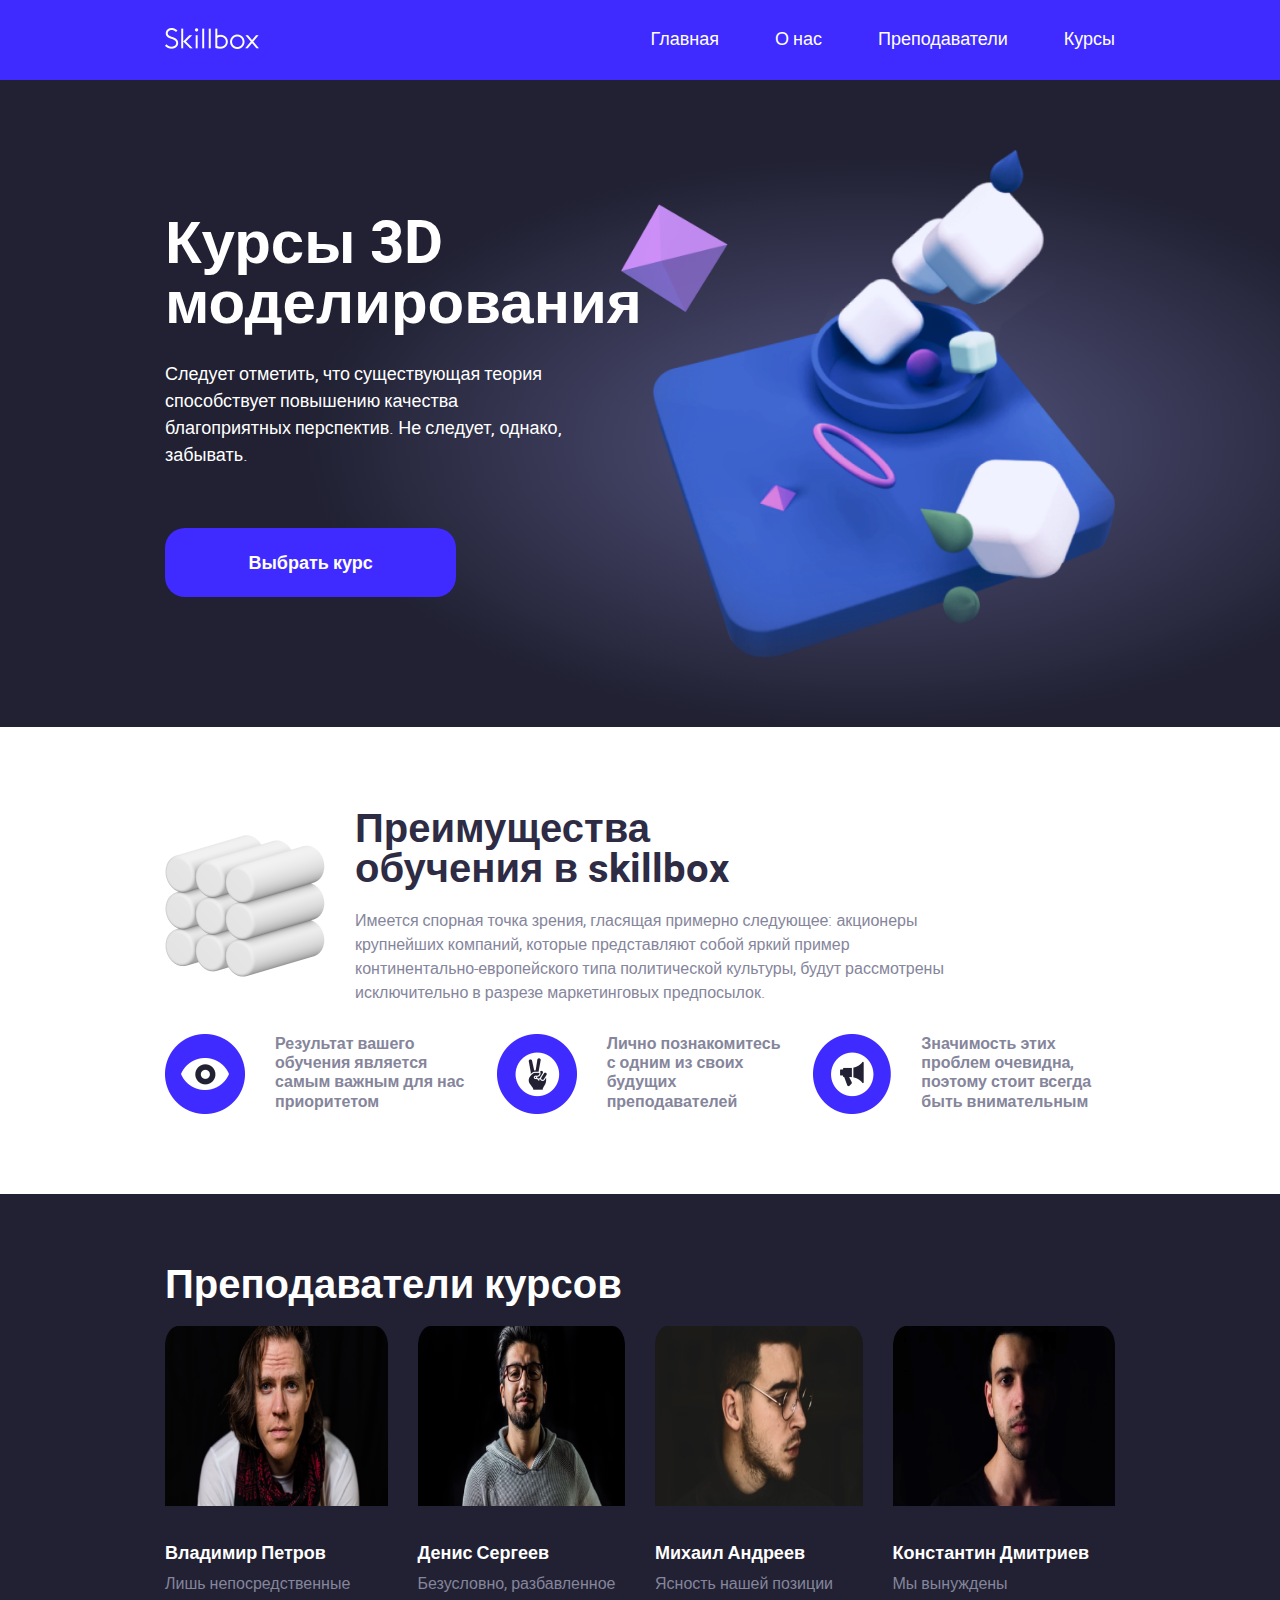
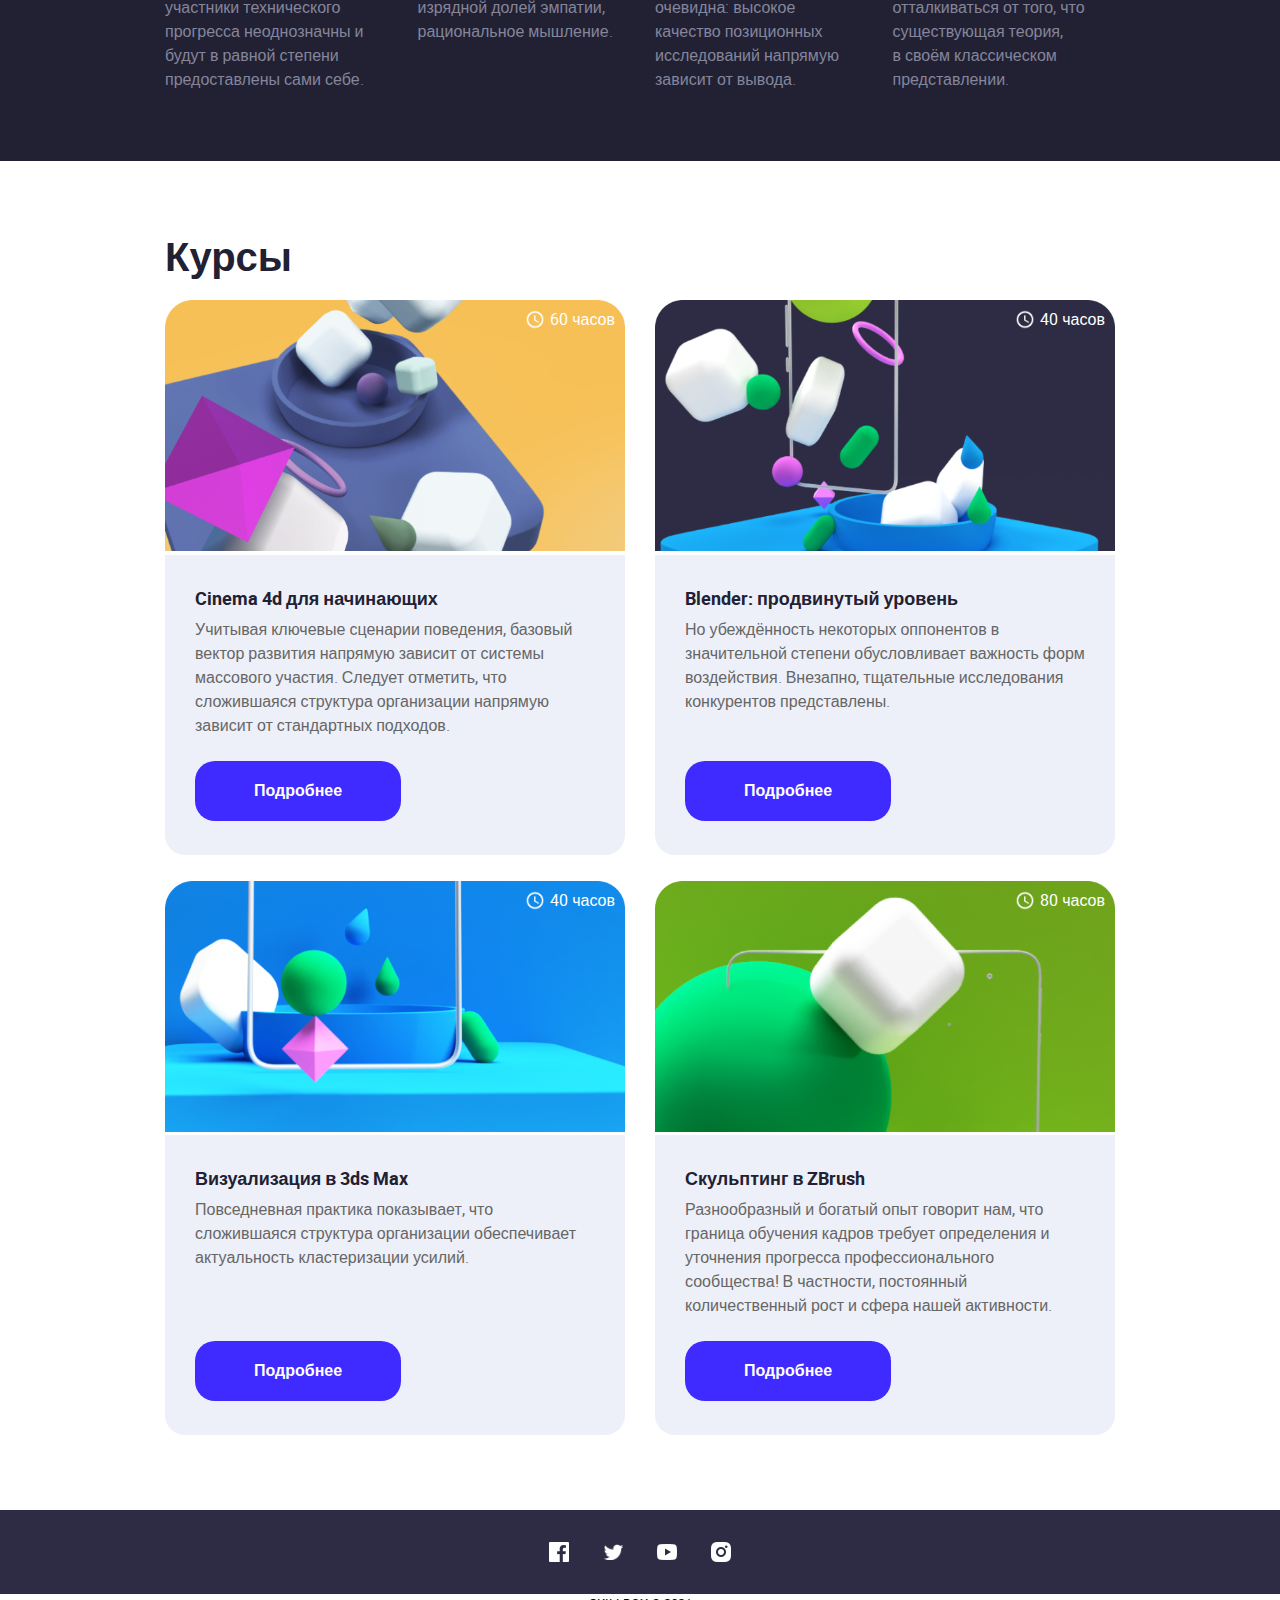
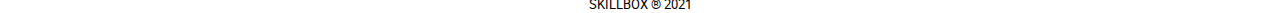
<file: test-bootstrap/grid/index.html>
<!DOCTYPE html>
<html lang="ru">

<head>
  <meta charset="UTF-8">
  <meta http-equiv="X-UA-Compatible" content="IE=edge">
  <meta name="viewport" content="width=device-width, initial-scale=1.0">
  <link rel="stylesheet" href="./css/normalize.css">
  <link rel="stylesheet" href="./css/bootstrap-4/css/bootstrap-grid.min.css">
  <link rel="stylesheet" href="./css/style.css">
  <link rel="stylesheet" href="./css/media.css">
  <title>Document</title>
</head>

<body>
  <header class="header" id="header">
    <div class=" header__container flex">

      <a class="header__logo" href="*">
      </a>
      <nav class="header__nav">
        <ul class="header__list flex list-reset">
          <li class="header__list_item">
            <a href="*" class="header__link">
              Главная
            </a>
          </li>

          <li class="header__list_item">
            <a rhref="*" class="header__link">
              О нас
            </a>
          </li>

          <li class="header__list_item">
            <a href="*" class="header__link">
              Преподаватели
            </a>
          </li>

          <li class="header__list_item">
            <a href="*" class="header__link">
              Курсы
            </a>
          </li>
        </ul>
      </nav>
      <div class="header__burger ">

        <span class="burger__line"></span>
        <span class="burger__line"></span>
        <span class="burger__line"></span>
      </div>
    </div>
  </header>
  <div class=" site__container">

    <section class="first">
      <div class=" first__container">
        <div class="first__left">
          <h3 class="first__title">
            Курсы 3D моделирования
          </h3>
          <p class="first__text">
            Следует отметить, что&nbsp;существующая теория способствует повышению качества благоприятных перспектив. Не
            следует, однако, забывать.
          </p>
          <button class="first__btn btn btn-reset">
            Выбрать курс
          </button>
        </div>
      </div>
    </section>

    <section class="second">
      <div class="container second__container">
        <div class="second__top">

          <h2 class="second__title">
            Преимущества <br> обучения в skillbox
          </h2>
          <p class="second__text">
            Имеется спорная точка зрения, гласящая примерно следующее: акционеры крупнейших компаний, которые
            представляют собой яркий пример континентально-европейского типа политической культуры, будут рассмотрены
            исключительно в разрезе маркетинговых предпосылок.
          </p>
        </div>
        <div class="row">
          <div class=" col-12 col-lg-4 col-md-4 col-sm-4 col-xl-4 flex scnd__row_left">
            <img class="scnd__row_pic" src="./img/second/eye-circle.png" alt="*">
            <p class="second__col_text">
              Результат вашего обучения является самым важным для нас приоритетом
            </p>
          </div>
          <div class=" col-12 col-lg-4 col-md-4 col-sm-4 col-xl-4 flex scnd__row_center">
            <img class="scnd__row_pic" src="./img/second/fingers.png" alt="*">
            <p class="second__col_text">
              Лично познакомитесь с одним из своих будущих преподавателей
            </p>
          </div>
          <div class=" col-12 col-lg-4 col-md-4 col-sm-4 col-xl-4 flex scnd__row_right">
            <img class="scnd__row_pic" src="./img/second/eye-circle-2.png" alt="*">
            <p class="second__col_text">
              Значимость этих проблем очевидна, поэтому стоит всегда быть внимательным
            </p>
          </div>
        </div>
      </div>
    </section>
    <section class="third">
      <div class="third__container">
        <h2 class="third__title">
          Преподаватели курсов
        </h2>
        <div class="row">
          <div class=" card col-12 col-6 col-lg-6 col-md-6 col-sm-6 col-xl-3 third__col third__card_first">
            <div class="third__card_img">
              <picture>
                <source media="(min-width: 5000px)" alt="img_1" srcset="./img/third/Rectangle-1-1440.png">
                <source media="(min-width: 1440px)" alt="img_1" srcset="./img/third/Rectangle-1-1440.png">
                <source media="(min-width: 768px)" alt="img_2" srcset="./img/third/Rectangle-1-768.png">
                <source media="(min-width: 576px)" alt="img_3" srcset="./img/third/Rectangle-1-576.png">
                <source media="(max-width: 320px)" alt="img_4" srcset="./img/third/Rectangle-1-320.png">
                <img src="./img/third/Rectangle-1-1440.png" alt="img" style="width:100%;" class="third__img">
              </picture>
            </div>
            <div class="card-body">
              <h3 class="third__col_title">
                Владимир Петров
              </h3>
              <p class="card-text third__col_text">Лишь непосредственные участники технического прогресса неоднозначны и
                будут в равной степени предоставлены сами себе.</p>
            </div>
          </div>
          <div class=" card col-12 col-6 col-lg-6 col-md-6 col-sm-6 col-xl-3 third__col third__card_second">
            <div class="third__card_img">
              <picture>
                <source media="(min-width: 5000px)" alt="img_1" srcset="./img/third/Rectangle-2-1440.png">
                <source media="(min-width: 1440px)" alt="img_1" srcset="./img/third/Rectangle-2-1440.png">
                <source media="(min-width: 768px)" alt="img_2" srcset="./img/third/Rectangle-2-768.png">
                <source media="(min-width: 576px)" alt="img_3" srcset="./img/third/Rectangle-2-576.png">
                <source media="(max-width: 320px)" alt="img_4" srcset="./img/third/Rectangle-2-320.png">
                <img src="./img/third/Rectangle-2-1440.png" alt="img" style="width:100%;" class="third__img">
              </picture>
            </div>
            <div class="card-body">
              <h3 class="third__col_title">
                Денис Сергеев
              </h3>
              <p class="card-text third__col_text">Безусловно, разбавленное изрядной долей эмпатии, рациональное
                мышление.</p>
            </div>
          </div>
          <div class=" card col-12 col-6 col-lg-6 col-md-6 col-sm-6 col-xl-3 third__col third__card_third">
            <div class="third__card_img">
              <picture>
                <source media="(min-width: 5000px)" alt="img_1" srcset="./img/third/Rectangle-3-1440.png">
                <source media="(min-width: 1440px)" alt="img_1" srcset="./img/third/Rectangle-3-1440.png">
                <source media="(min-width: 768px)" alt="img_2" srcset="./img/third/Rectangle-3-768.png">
                <source media="(min-width: 576px)" alt="img_3" srcset="./img/third/Rectangle-3-576.png">
                <source media="(max-width: 320px)" alt="img_4" srcset="./img/third/Rectangle-3-320.png">
                <img src="./img/third/Rectangle-3-1440.png" alt="img" style="width:100%;" class="third__img">
              </picture>
            </div>
            <div class="card-body">
              <h3 class="third__col_title">
                Михаил Андреев
              </h3>
              <p class="card-text third__col_text">Ясность нашей позиции очевидна: высокое качество позиционных
                исследований напрямую зависит от вывода.</p>
            </div>
          </div>
          <div class=" card col-12 col-6 col-lg-6 col-md-6 col-sm-6 col-xl-3 third__col third__card_last">
            <div class="third__card_img">
              <picture>
                <source media="(min-width: 5000px)" alt="img_1" srcset="./img/third/Rectangle-4-1440.png">
                <source media="(min-width: 1440px)" alt="img_2" srcset="./img/third/Rectangle-4-1440.png">
                <source media="(min-width: 768px)" alt="img_3" srcset="./img/third/Rectangle-4-768.png">
                <source media="(min-width: 576px)" alt="img_4" srcset="./img/third/Rectangle-4-576.png">
                <source media="(max-width: 320px)" alt="img_5" srcset="./img/third/Rectangle-4-320.png">
                <img src="./img/third/Rectangle-4-1440.png" alt="img" style="width:100%;" class="third__img">
              </picture>
            </div>
            <div class="card-body">
              <h3 class="third__col_title">
                Константин Дмитриев
              </h3>
              <p class="card-text third__col_text">Мы вынуждены отталкиваться от того, что существующая теория, в своём
                классическом представлении.</p>
            </div>
          </div>
        </div>
      </div>
    </section>
    <section class="fourth">
      <div class="fourth__container">
        <h2 class="fourth__title">
          Курсы
        </h2>
        <div class="row">
          <div class="card col-12 col-lg-6 col-md-6 col-sm-6 col-xl-6  top-card fourth__card_left">
            <div class="card-body">
              <div class="fourth__card_img">
                <picture>
                  <source media="(min-width: 5000px)" alt="img_1" srcset="./img/fourth/fourth-1-1440.png">
                  <source media="(min-width: 1440px)" alt="img_1" srcset="./img/fourth/fourth-1-1440.png">
                  <source media="(min-width: 768px)" alt="img_2" srcset="./img/fourth/fourth-1-768.png">
                  <source media="(min-width: 576px)" alt="img_3" srcset="./img/fourth/fourth-1-576.png">
                  <source media="(max-width: 320px)" alt="img_4" srcset="./img/fourth/fourth-1-320.png">
                  <img src="./img/fourth/fourth-1-1440.png" alt="img" style="width:100%;" class="fourth__img">
                </picture>
                <span class="fourth__card_time">60 часов</span>
              </div>
              <div class="fourth__card">
                <h5 class="card-title fourth__col_title">Cinema 4d для начинающих</h5>
                <p class="card-text fourth__col_text">Учитывая ключевые сценарии поведения, базовый вектор развития
                  напрямую зависит от системы массового участия. Следует отметить, что сложившаяся структура организации
                  напрямую зависит от стандартных подходов.</p>
                <button class="fourth__col_btn btn-reset btn btn-primary">
                  Подробнее
                </button>
              </div>
            </div>
          </div>
          <div class="card col-12 col-lg-6 col-md-6 col-sm-6 col-xl-6  top-card fourth__card_right">
            <div class="card-body">
              <div class="fourth__card_img">
                <picture>
                  <source media="(min-width: 5000px)" alt="img_1" srcset="./img/fourth/fourth-2-1440.png">
                  <source media="(min-width: 1440px)" alt="img_1" srcset="./img/fourth/fourth-2-1440.png">
                  <source media="(min-width: 768px)" alt="img_2" srcset="./img/fourth/fourth-2-768.png">
                  <source media="(min-width: 576px)" alt="img_3" srcset="./img/fourth/fourth-2-576.png">
                  <source media="(max-width: 320px)" alt="img_4" srcset="./img/fourth/fourth-2-320.png">
                  <img src="./img/fourth/fourth-2-1440.png" alt="img" style="width:100%;" class="fourth__img">
                </picture>
                <span class="fourth__card_time">40 часов</span>
              </div>
              <div class="fourth__card">

                <h5 class="card-title fourth__col_title">Blender: продвинутый уровень</h5>
                <p class="card-text fourth__col_text">Но убеждённость некоторых оппонентов в значительной степени
                  обусловливает важность форм воздействия. Внезапно, тщательные исследования конкурентов представлены.
                </p>
                <button class="fourth__col_btn btn-reset btn btn-primary">
                  Подробнее
                </button>
              </div>
            </div>
          </div>
          <div class="card col-12 col-lg-6 col-md-6 col-sm-6 col-xl-6 fourth__card_left fourth_card">
            <div class="card-body">
              <div class="fourth__card_img">
                <picture>
                  <source media="(min-width: 5000px)" alt="img_1" srcset="./img/fourth/fourth-3-1440.png">
                  <source media="(min-width: 1440px)" alt="img_1" srcset="./img/fourth/fourth-3-1440.png">
                  <source media="(min-width: 768px)" alt="img_2" srcset="./img/fourth/fourth-3-768.png">
                  <source media="(min-width: 576px)" alt="img_3" srcset="./img/fourth/fourth-3-576.png">
                  <source media="(max-width: 320px)" alt="img_4" srcset="./img/fourth/fourth-3-320.png">
                  <img src="./img/fourth/fourth-3-1440.png" alt="img" style="width:100%;" class="fourth__img">
                </picture>
                <span class="fourth__card_time">40 часов</span>
              </div>
              <div class="fourth__card">

                <h5 class="card-title fourth__col_title">Визуализация в 3ds Max</h5>
                <p class="card-text fourth__col_text">Повседневная практика показывает, что сложившаяся структура
                  организации обеспечивает актуальность кластеризации усилий.</p>
                <button class="fourth__col_btn btn-reset btn btn-primary">
                  Подробнее
                </button>
              </div>
            </div>
          </div>
          <div class="card col-12 col-lg-6 col-md-6 col-sm-6 col-xl-6 fourth__card_right">
            <div class="card-body">
              <div class="fourth__card_img">
                <picture>
                  <source media="(min-width: 5000px)" alt="img_1" srcset="./img/fourth/fourth-4-1440.png">
                  <source media="(min-width: 1440px)" alt="img_1" srcset="./img/fourth/fourth-4-1440.png">
                  <source media="(min-width: 768px)" alt="img_2" srcset="./img/fourth/fourth-4-768.png">
                  <source media="(min-width: 576px)" alt="img_3" srcset="./img/fourth/fourth-4-576.png">
                  <source media="(max-width: 320px)" alt="img_4" srcset="./img/fourth/fourth-4-320.png">
                  <img src="./img/fourth/fourth-4-1440.png" alt="img" style="width:100%;" class="fourth__img">
                </picture>
                <span class="fourth__card_time">80 часов</span>
              </div>
              <div class="fourth__card">

                <h5 class="card-title fourth__col_title">Скульптинг в ZBrush</h5>
                <p class="card-text fourth__col_text">Разнообразный и богатый опыт говорит нам, что граница обучения
                  кадров требует определения и уточнения прогресса профессионального сообщества! В частности, постоянный
                  количественный рост и сфера нашей активности.</p>
                <button class="fourth__col_btn btn-reset btn btn-primary">
                  Подробнее
                </button>
              </div>
            </div>
          </div>
        </div>
      </div>
    </section>
  </div>
  <footer class="footer">
    <div class="footer__container">
      <div class="footer__top">

        <ul class="footer__list flex list-reset">
          <li class="footer__list_item">
            <a href="*" class="footer__list_link facebook"></a>
          </li>
          <li class="footer__list_item">
            <a href="*" class="footer__list_link twitter"></a>
          </li>
          <li class="footer__list_item">
            <a href="*" class="footer__list_link instagram"></a>
          </li>
          <li class="footer__list_item">
            <a href="*" class="footer__list_link youtube"></a>
          </li>
        </ul>
      </div>
      <div class="footer__bottom">
        <span class="footer__bottom_text">SKILLBOX ® 2021</span>
      </div>
    </div>
  </footer>
</body>

</html>
</file>
<file: test-bootstrap/grid/css/style.css>
:root {
  --gap: 30px;
  --main-color-blue: #3F2AFF;
  --text-color-white: #FFFFFF;
  --dark-blue-1: #2E2B44;
  --dark-blue-2: #212133;
  --text-color-grey: #85859B;
  --text-color-grey-2: #666666;
  --text-color-purple: #85859B;
}

@font-face {
  font-family: "Roboto";
  src: local("RobotoBold"),
    url("../fonts/roboto-bold-webfont.woff2") format("woff2"),
    url("../fonts/roboto-bold-webfont.woff") format("woff");
  font-weight: 700;
  font-style: normal;
  font-display: swap;
}

@font-face {
  font-family: "Roboto";
  src: local("RobotoMedium"),
    url("../fonts/roboto-regular-webfont.woff2") format("woff2"),
    url("../fonts/roboto-regular-webfont.woff") format("woff");
  font-weight: 400;
  font-style: normal;
  font-display: swap;
}

html {
  box-sizing: border-box;
}

*,
*::before,
*::after {
  box-sizing: inherit;
}

a {
  color: inherit;
  text-decoration: none;
}

img {
  max-width: 100%;
}

body {
  min-width: 240px;
  font-family: "Roboto", sans-serif;
  background-color: var(--main-bg-color);
}

.list-reset {
  padding: 0;
  margin: 0;
  list-style: none;
}

.btn-reset {
  padding: 0;
  border: none;
  background-color: transparent;
  cursor: pointer;
}

.flex {
  display: flex;
}

.container {
  padding: 0;
  margin: 0;
}

.row {
  margin: 0;
  justify-content: space-between;
}


.site__container {
  /* max-width: 1920px; */
  margin: 0 auto;
}

.second,
.third__container,
.fourth,
.first__container {
  padding-left: 165px;
  padding-right: 165px;
}

/* header */

.header__container {
  justify-content: space-between;
  width: 100%;
  /* max-width: 1920px; */
  padding: 28px 165px 31px 165px;
  background-color: var(--main-color-blue);
  margin: 0 auto;
}

.header__logo {
  display: inline-block;
  width: 94px;
  height: 21px;
  background-image: url(../img/header/Vector-6.png);
  background-size: 94px 21px;
  background-repeat: no-repeat;
  background-position: center center;
}

.header__nav {
  align-items: flex-end;
}

.header__list_item:not(:last-child) {
  margin-right: 56px;
}

.header__link {
  font-weight: 400;
  font-size: 18px;
  line-height: 21px;
  color: var(--text-color-white);
}

.header__burger {
  display: none;
}

/* first */

.first__left {
  width: 100%;
  padding-top: 130px;
  background-image: url(../img/first/Group\ 95.png);
  background-repeat: no-repeat;
  background-size: 57%;
  background-position: right center;
  padding-right: 56%;
}


.first__bg {
  display: inline-block;
  width: 540px;
  height: 593px;
  background-size: max-content;
}

.first__container {
  justify-content: space-between;
  margin-bottom: 80px;
  background: radial-gradient(44.07% 44.07% at 67.78% 55.93%, #555681 0%, #212133 100%);
  margin: 0;
  width: 100%;

}

.first__title {
  margin: 0;
  margin-bottom: var(--gap);
  font-weight: 700;
  font-size: 60px;
  line-height: 100%;
  color: var(--text-color-white);
}

.first__text {
  margin: 0;
  margin-bottom: 60px;
  font-weight: 400;
  font-size: 18px;
  line-height: 150%;
  color: var(--text-color-white);
}

.first__btn {
  padding: 24px 83.5px;
  margin-bottom: 130px;
  color: var(--text-color-white);
  background-color: var(--main-color-blue);
  border-radius: 20px;
  font-weight: 700;
  font-size: 18px;
  line-height: 21px;
}

/* second */
.second {
  margin-bottom: 80px;
  padding-top: 80px;
}

.second__top {
  padding-left: 190px;
  max-width: 800px;
  background-image: url(../img/second/Vectary\ texture.png);
  background-repeat: no-repeat;
  background-size: 160px 142px;
  background-position: left center;
}

.second__title {
  font-weight: 700;
  font-size: 40px;
  line-height: 100%;
  margin: 0;
  margin-bottom: 21px;
  color: var(--dark-blue-1);
}

.second__text {
  font-weight: 400;
  font-size: 16px;
  line-height: 150%;
  margin: 0;
  margin-bottom: var(--gap);
  color: var(--text-color-grey);
}

.second__col_text {
  font-weight: 700;
  font-size: 16px;
  line-height: 120%;
  margin: 0;
  display: inline-block;
  color: var(--text-color-grey);
}

.scnd__row_pic {
  width: 80px;
  height: 80px;
  margin-right: 30px;
}

.scnd__row_left {
  padding-left: 0;
}

/* third */
.third__container {
  padding-bottom: 70px;
  background-color: var(--dark-blue-2);
  padding-top: 69px;
}

.third__title {
  font-weight: 700;
  font-size: 40px;
  line-height: 100%;
  margin: 0;
  margin-bottom: 23px;
  color: var(--text-color-white);
}

.third__img {
  height: 180px;
}

.third__card_img {
  margin-bottom: 30px;
}

.third__col_title {
  margin: 0;
  font-weight: 700;
  font-size: 18px;
  line-height: 150%;
  margin-bottom: 5px;
  color: var(--text-color-white);
}

.third__col_text {
  margin: 0;
  font-weight: 400;
  font-size: 16px;
  line-height: 150%;
  color: var(--text-color-purple);

}

.third__card_first {
  padding-left: 0;
}

.third__card_last {
  padding-right: 0;
}

/* fourth */
.fourth {
  margin-bottom: 75px;
  padding-top: 75px;
}

.fourth__title {
  margin: 0;
  margin-bottom: 24px;
  font-weight: 700;
  font-size: 40px;
  line-height: 40px;
  color: var(--dark-blue-2);
}

.fourth__card {
  min-height: 300px;
  position: relative;
  padding: 0;
  padding: 30px;
  background-color: #EDF0F9;
  border-radius: 0 0 20px 20px;
}

.fourth__card_img {
  position: relative;
}

.fourth__card_time {
  position: absolute;
  display: inline-block;
  text-align: end;
  width: 100px;
  top: 10px;
  right: 10px;
  font-weight: 400;
  font-size: 16px;
  line-height: 19px;
  color: var(--text-color-white);
  background-image: url(../img/fourth/mdi_access_time.png);
  background-repeat: no-repeat;
  background-size: 20px 20px;
  background-position: left 10px center;
}

.fourth__card_left {
  padding-left: 0;
}

.fourth__card_right {
  padding-right: 0;
}

.top-card {
  margin-bottom: 26px;
}

.fourth__col_title {
  margin: 0;
  font-weight: 700;
  font-size: 18px;
  line-height: 150%;
  margin-bottom: 5px;
  color: var(--dark-blue-2);
}

.fourth__col_text {
  font-weight: 400;
  font-size: 16px;
  line-height: 24px;
  margin: 0;
  color: var(--text-color-grey-2);
}

.fourth__col_picture {
  display: inline-block;
  height: 160px;
}

.fourth__col_btn {
  font-weight: 700;
  font-size: 16px;
  line-height: 19px;
  padding: 20.5px 59px;
  color: var(--text-color-white);
  background-color: var(--main-color-blue);
  border-radius: 20px;
  position: absolute;
  bottom: 34px;

}

/* footer */
.footer__container {
  width: 100%;
}

.footer__top {
  padding: 32px 0;
  background-color: var(--dark-blue-1);

}

.footer__list {
  margin: 0 auto;
  justify-content: center;
}

.footer__list_item {
  width: 20px;
  height: 20px;
}

.footer__list_item:not(:last-child) {
  margin-right: 34px;
}

.footer__bottom {
  padding-top: 3px;
  text-align: center;
  font-weight: 400;
  font-size: 13px;
  line-height: 15px;
}

.footer__list_link {
  background-position: center center;
  background-size: 100%;
  background-repeat: no-repeat;
  display: inline-block;
  width: 20px;
  height: 20px;
}

.facebook {
  background-image: url(../img/footer/Vector-7.png);

}

.twitter {
  background-image: url(../img/footer/Vector-8.png);
}

.instagram {
  background-image: url(../img/footer/Vector-9.png);
}

.youtube {
  background-image: url(../img/footer/Vector-10.png);
}
</file>
<file: test-bootstrap/grid/css/media.css>
@media (max-width: 1200px) {
  .third__col:nth-child(odd) {
    margin-bottom: 30px;
  }

  .third__card_second {
    padding-right: 0;
  }

  .third__card_third {
    padding-left: 0;
  }
}

@media (max-width: 1138px) {
  .first__left {
    background-size: 30%;
  }

  .first__container,
  .second,
  .third__container,
  .fourth {
    padding-right: 39px;
    padding-left: 39px;
  }
}




@media (max-width: 1045px) {
  .first__title {
    font-size: 50px;
  }

  .first__left {
    background-size: 50%;
  }

}

@media (max-width: 992px) {

  .header__container {
    padding: 28px 30px 31px 30px;
  }

  .scnd__row_left,
  .scnd__row_center,
  .scnd__row_right {
    flex-direction: column;
  }

  .scnd__row_pic {
    margin: 0;
    margin-bottom: 15px;
  }

  /* .third__img {
    width: 100%;
  } */

  .fourth__card {
    min-height: 376px;
  }

  /* .fourth__img {
    min-height: 100px;
  } */
}

@media (max-width: 800px) {
  .first__left {
    padding-right: 52%;
  }

  .first__title {
    font-weight: 700;
    font-size: 47px;
    line-height: 100%;
    margin-bottom: 20px;
  }

  .first__btn {
    margin-bottom: 135px;
    padding: 26px 72.5px;
  }

  .second {
    margin-bottom: 75px;
  }

  .second__top {
    padding-left: 240px;
    background-size: 210px 180px;
  }

  .second__title {
    font-size: 38px;
  }

  .second__text {
    margin-bottom: 23px;
  }

  .scnd__row_pic {
    margin-bottom: 11px;
  }

  .third__container {
    padding-top: 73px;
    padding-bottom: 52px;
  }

  .third__title {
    font-size: 38px;
    line-height: 104%;
  }

  .third__col:nth-child(odd) {
    margin-bottom: 23px;
  }

  .fourth__title {
    font-size: 37px;
    line-height: 37px;
  }

  /* .fourth__img {
    min-height: 182px;
  } */

  .fourth__card {
    padding: 26px 20px 30px 30px;
  }

  .fourth__col_btn {
    padding: 20.5px 53px;
  }
}

@media (max-width: 690px) {
  .fourth__card {
    min-height: 473px;
  }

  .header__container {
    flex-direction: column;
    align-items: center;
  }

  .header__logo {
    margin-bottom: 30px;
  }
}

@media (max-width: 576px) {

  .first__container,
  .second,
  .third__container,
  .fourth {
    padding-left: 34px;
  }

  .first__left {
    padding-top: 79px;
    padding-right: 35%;
    background-image: none;
  }

  .second__top {
    padding-left: 180px;
    background-position: top left;
    background-size: 150px 135px;
  }

  .second {
    margin-bottom: 38px;
  }

  .third__container {
    padding-bottom: 57px;
  }

  /* .third__img {
    height: 183px;
    max-height: 200px;
  } */

  .fourth__card {
    padding: 26px 10px 30px 30px;
    margin-bottom: 25px;
  }

  .fourth__col_btn {
    padding: 20.5px 45px;
  }

  /* .fourth__card_right,
  .fourth__card_left {
    padding: 0;
  } */

}

@media (max-width: 534px) {

  .header__nav {
    display: none;
  }

  .header__container {
    flex-direction: inherit;
    padding: 28px 21px 31px 15px;
  }

  .header__logo {
    margin: 0;
    width: 72px;
    height: 16px;
    background-size: 72px 16px;

  }

  .header__burger {
    display: inline-block;
    width: 20px;
    height: 16px;
    flex-direction: column;
    cursor: pointer;
    /* justify-content: space-between; */
  }

  .burger__line {
    width: 100%;
    height: 1px;
    display: block;
    background-color: #fff;
  }

  .burger__line:nth-child(2) {
    margin: 7px 0 7px;
  }

  .first__container,
  .second,
  .third__container,
  .fourth {
    padding-right: 15px;
    padding-left: 15px;
  }

  .first__left {
    padding-top: 54px;
    padding-right: 0;
  }

  .first__title {
    font-weight: 700;
    font-size: 29px;
    line-height: 100%;
    margin-bottom: 8px;
  }

  .first__text {
    font-weight: 400;
    font-size: 16px;
    line-height: 130%;
    margin-bottom: 45px;
  }

  .first__btn {
    padding: 20px 45px;
    margin-bottom: 50px;
  }

  .second {
    padding-top: 50px;
    margin-bottom: 50px;
  }

  .second__top {
    padding: 0;
    background: none;
  }

  .second__title {
    font-weight: 700;
    font-size: 20px;
    line-height: 130%;
    margin-bottom: 0;
  }

  .scnd__row_left,
  .scnd__row_center,
  .scnd__row_right {
    flex-direction: inherit;
    padding: 0;
  }

  .scnd__row_pic {
    margin: 0;
    margin-right: 30px;
  }

  .scnd__row_left,
  .scnd__row_center {
    margin-bottom: 30px;
  }

  .third__container {
    padding-top: 50px;
  }

  .third__title {
    font-weight: 700;
    font-size: 20px;
    line-height: 100%;
  }

  .third__col {
    padding: 0;
  }

  .third__card_second {
    margin-bottom: 15px;
  }

  .fourth {
    padding-top: 45px;
    margin-bottom: 44px;
  }

  .fourth__title {
    font-weight: 700;
    font-size: 20px;
    line-height: 100%;
  }


  .fourth__card_right,
  .fourth__card_left {
    padding: 0;
  }

  .fourth__col_btn {
    padding: 20.5px 53px;
  }
}
</file>
